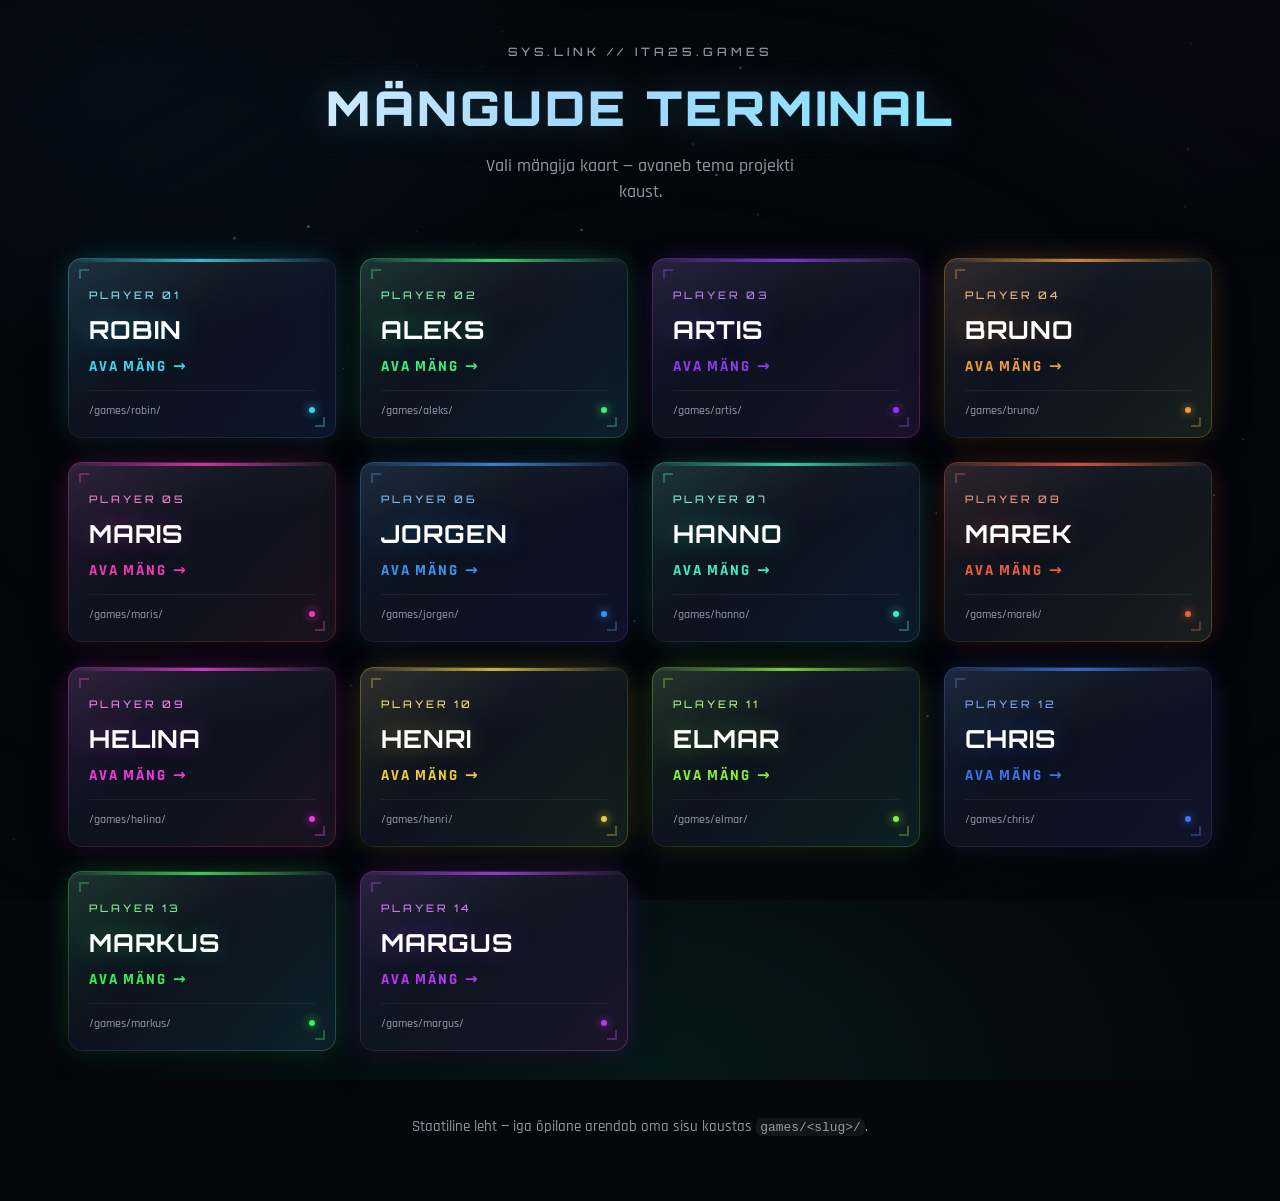
<file: index.html>
<!DOCTYPE html>
<html lang="et">
<head>
  <meta charset="UTF-8" />
  <meta name="viewport" content="width=device-width, initial-scale=1" />
  <meta name="description" content="Ühine mängude dashboard — vali mängija ja ava tema mäng." />
  <title>Mängude terminal — ITA25</title>
  <link rel="preconnect" href="https://fonts.googleapis.com" />
  <link rel="preconnect" href="https://fonts.gstatic.com" crossorigin />
  <link href="https://fonts.googleapis.com/css2?family=Orbitron:wght@500;700;900&family=Rajdhani:wght@400;600;700&display=swap" rel="stylesheet" />
  <link rel="stylesheet" href="assets/css/dashboard.css" />
</head>
<body>
  <canvas id="bg-canvas" aria-hidden="true"></canvas>
  <div class="vignette" aria-hidden="true"></div>
  <div class="grid-overlay" aria-hidden="true"></div>
  <div class="scanlines" aria-hidden="true"></div>

  <div class="shell">
    <header class="site-header">
      <p class="eyebrow">SYS.LINK // ITA25.GAMES</p>
      <h1 class="site-title">Mängude terminal</h1>
      <p class="lead">Vali mängija kaart — avaneb tema projekti kaust.</p>
    </header>

    <main class="site-main">
      <div id="card-grid" class="card-grid" role="list"></div>
    </main>

    <footer class="site-footer">
      <p>Staatiline leht — iga õpilane arendab oma sisu kaustas <code>games/&lt;slug&gt;/</code>.</p>
    </footer>
  </div>

  <script src="assets/js/players.js"></script>
  <script src="assets/js/dashboard.js" defer></script>
</body>
</html>
</file>
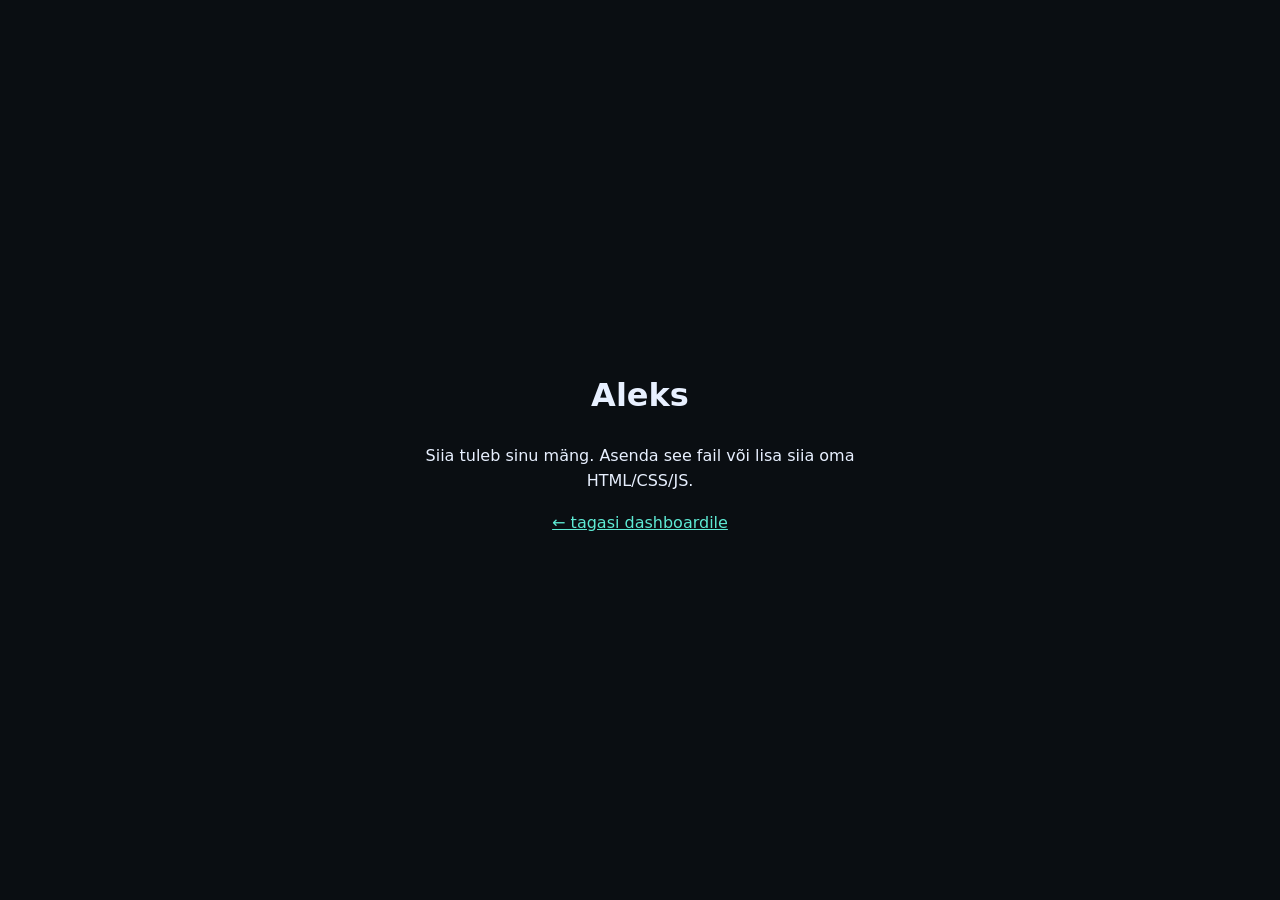
<file: games/aleks/index.html>
<!DOCTYPE html>
<html lang="et">
<head>
  <meta charset="UTF-8" />
  <meta name="viewport" content="width=device-width, initial-scale=1" />
  <title>Aleks — mäng</title>
  <style>
    * { box-sizing: border-box; }
    body { margin: 0; min-height: 100vh; font-family: system-ui, sans-serif; background: #0a0e12; color: #e8f0ff; display: grid; place-items: center; padding: 1.5rem; }
    a { color: #5eead4; }
    .box { text-align: center; max-width: 28rem; line-height: 1.6; }
  </style>
</head>
<body>
  <div class="box">
    <h1>Aleks</h1>
    <p>Siia tuleb sinu mäng. Asenda see fail või lisa siia oma HTML/CSS/JS.</p>
    <p><a href="../../index.html">← tagasi dashboardile</a></p>
  </div>
</body>
</html>
</file>
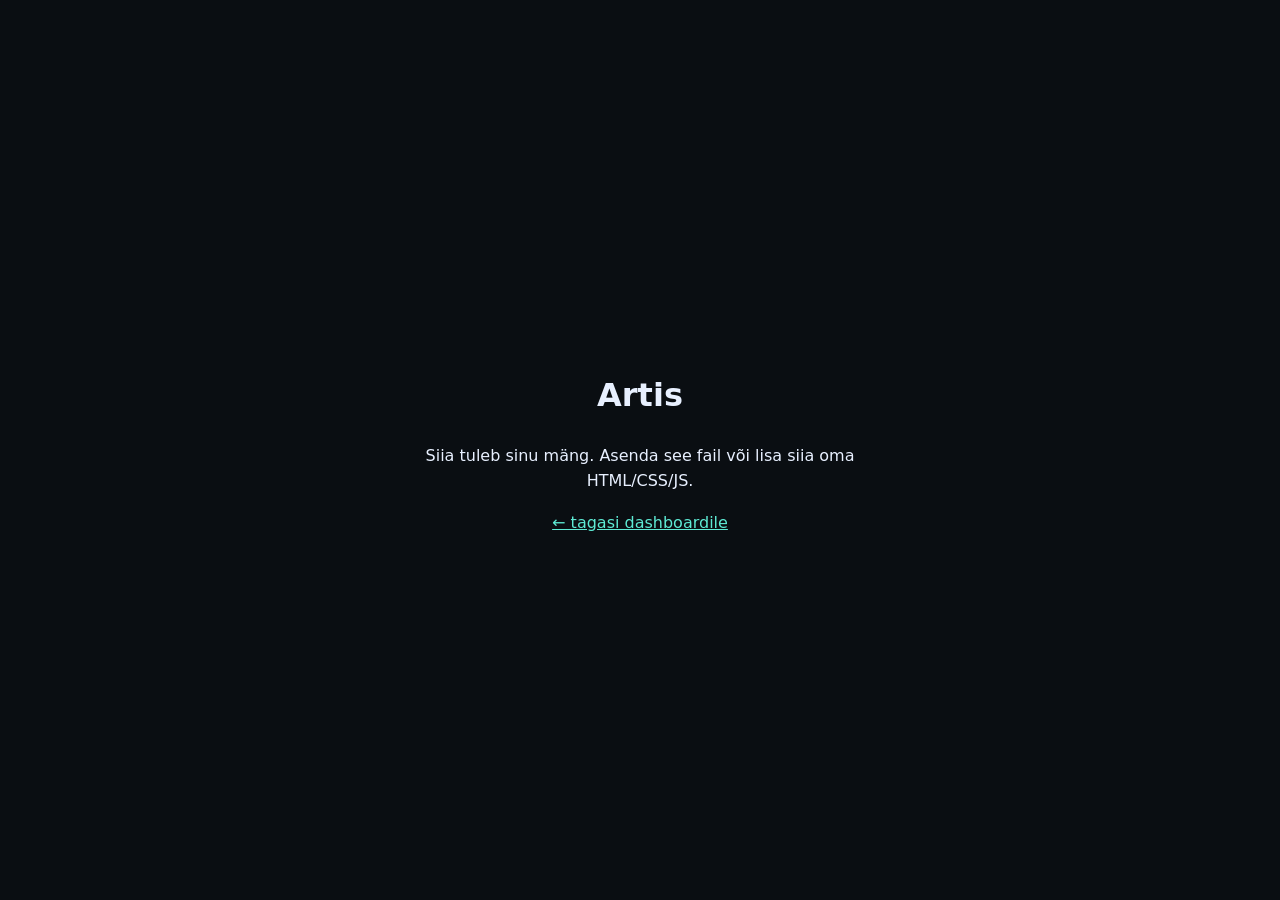
<file: games/artis/index.html>
<!DOCTYPE html>
<html lang="et">
<head>
  <meta charset="UTF-8" />
  <meta name="viewport" content="width=device-width, initial-scale=1" />
  <title>Artis — mäng</title>
  <style>
    * { box-sizing: border-box; }
    body { margin: 0; min-height: 100vh; font-family: system-ui, sans-serif; background: #0a0e12; color: #e8f0ff; display: grid; place-items: center; padding: 1.5rem; }
    a { color: #5eead4; }
    .box { text-align: center; max-width: 28rem; line-height: 1.6; }
  </style>
</head>
<body>
  <div class="box">
    <h1>Artis</h1>
    <p>Siia tuleb sinu mäng. Asenda see fail või lisa siia oma HTML/CSS/JS.</p>
    <p><a href="../../index.html">← tagasi dashboardile</a></p>
  </div>
</body>
</html>
</file>
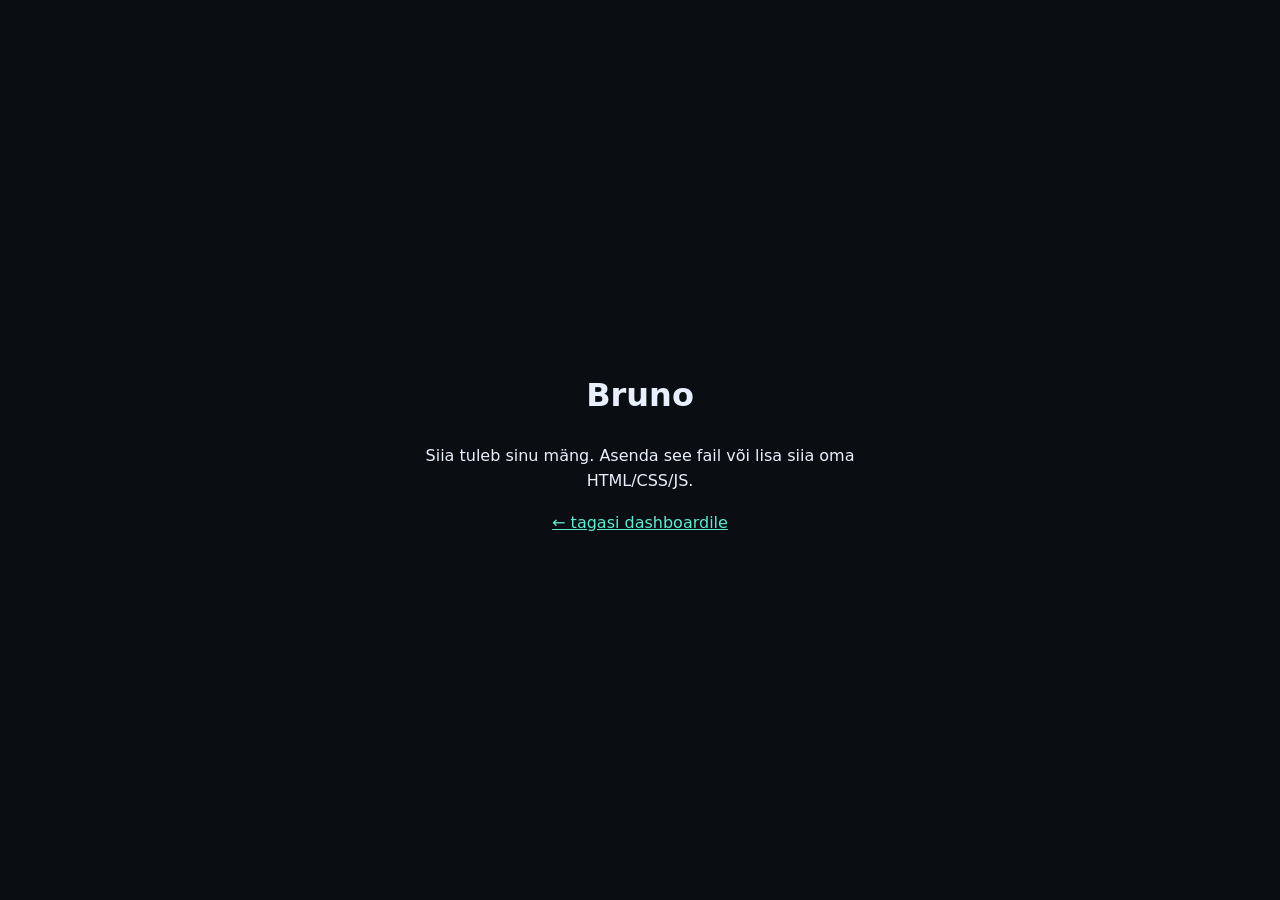
<file: games/bruno/index.html>
<!DOCTYPE html>
<html lang="et">
<head>
  <meta charset="UTF-8" />
  <meta name="viewport" content="width=device-width, initial-scale=1" />
  <title>Bruno — mäng</title>
  <style>
    * { box-sizing: border-box; }
    body { margin: 0; min-height: 100vh; font-family: system-ui, sans-serif; background: #0a0e12; color: #e8f0ff; display: grid; place-items: center; padding: 1.5rem; }
    a { color: #5eead4; }
    .box { text-align: center; max-width: 28rem; line-height: 1.6; }
  </style>
</head>
<body>
  <div class="box">
    <h1>Bruno</h1>
    <p>Siia tuleb sinu mäng. Asenda see fail või lisa siia oma HTML/CSS/JS.</p>
    <p><a href="../../index.html">← tagasi dashboardile</a></p>
  </div>
</body>
</html>
</file>
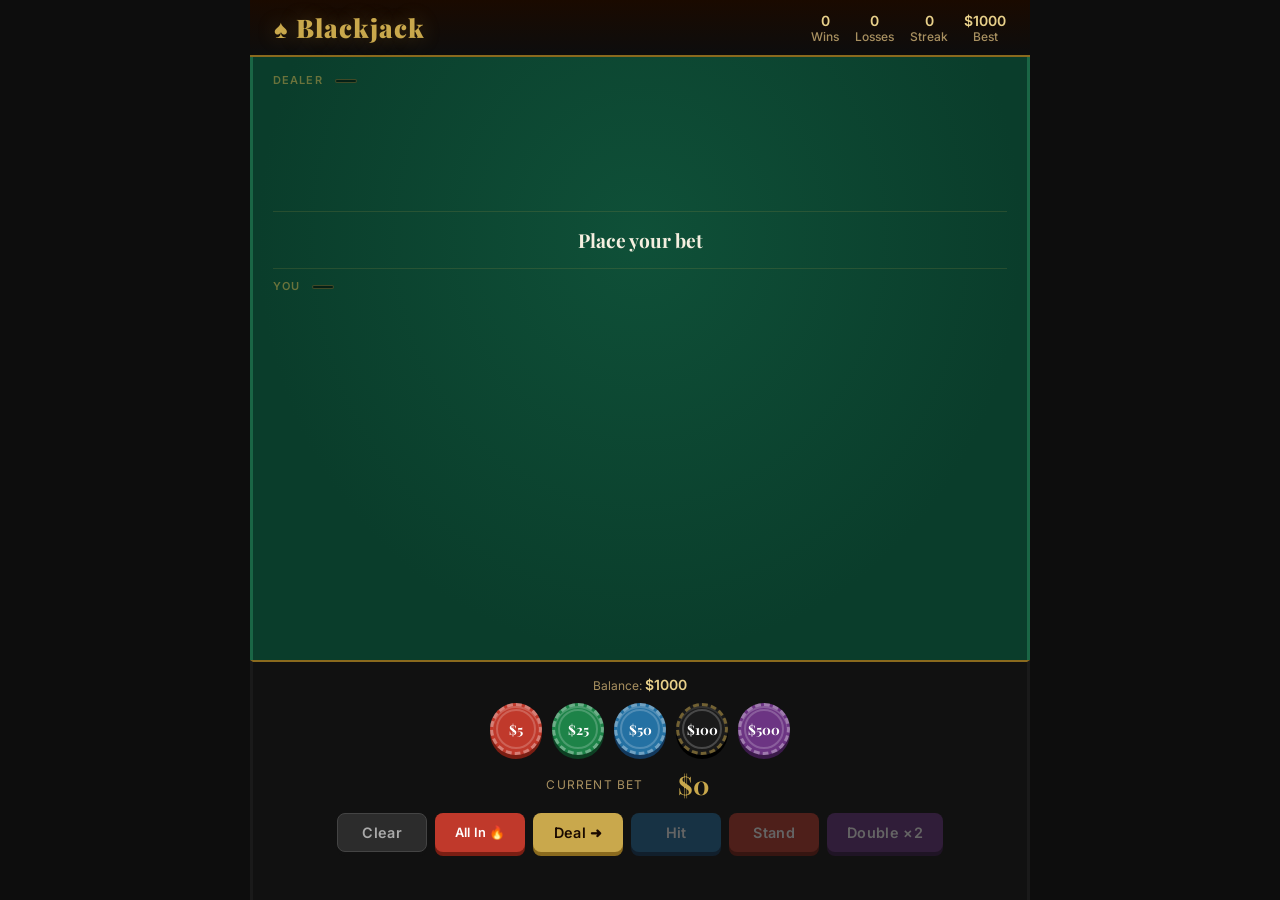
<file: games/chris/index.html>
<!DOCTYPE html>
<html lang="en">
<head>
  <meta charset="UTF-8">
  <meta name="viewport" content="width=device-width, initial-scale=1.0">
  <title>Blackjack</title>
  <link rel="preconnect" href="https://fonts.googleapis.com">
  <link href="https://fonts.googleapis.com/css2?family=Playfair+Display:wght@700;900&family=Inter:wght@400;500;600&display=swap" rel="stylesheet">
  <link rel="stylesheet" href="css/style.css">
</head>
<body>

  <div id="header">
    <div id="title">♠ Blackjack</div>
    <div id="stats-row">
      <div class="stat"><div class="stat-val" id="stat-wins">0</div>Wins</div>
      <div class="stat"><div class="stat-val" id="stat-losses">0</div>Losses</div>
      <div class="stat"><div class="stat-val" id="stat-streak">0</div>Streak</div>
      <div class="stat"><div class="stat-val" id="stat-best">$0</div>Best</div>
    </div>
  </div>

  <div id="table">
    <div class="zone">
      <div class="zone-label">Dealer <span class="score-pill" id="dscore"></span></div>
      <div class="hand" id="dcards"></div>
    </div>
    <hr class="divider">
    <div id="msg-wrap"><div id="msg">Place your bet</div></div>
    <hr class="divider">
    <div class="zone">
      <div class="zone-label">You <span class="score-pill" id="pscore"></span></div>
      <div class="hand" id="pcards"></div>
    </div>
  </div>

  <div id="bottom">
    <div id="broke-banner">💸 Broke! Here's $100 to keep grinding...</div>

    <div id="balance-display">Balance: <span id="balance-val">$1000</span></div>

    <div id="chip-row">
      <div class="chip c5"   onclick="addBet(5)">$5</div>
      <div class="chip c25"  onclick="addBet(25)">$25</div>
      <div class="chip c50"  onclick="addBet(50)">$50</div>
      <div class="chip c100" onclick="addBet(100)">$100</div>
      <div class="chip c500" onclick="addBet(500)">$500</div>
    </div>

    <div id="bet-display">
      <span id="bet-label">Current Bet</span>
      <span id="bet-val">$0</span>
    </div>

    <div id="btn-row">
      <button class="btn" id="btn-clear"  onclick="clearBet()">Clear</button>
      <button class="btn" id="btn-allin"  onclick="allIn()">All In 🔥</button>
      <button class="btn" id="btn-deal"   onclick="deal()">Deal ➜</button>
      <button class="btn" id="btn-hit"    onclick="hit()"        disabled>Hit</button>
      <button class="btn" id="btn-stand"  onclick="stand()"      disabled>Stand</button>
      <button class="btn" id="btn-double" onclick="doubleDown()" disabled>Double ×2</button>
    </div>

    <div id="history"></div>
  </div>

  <script src="js/game.js"></script>
</body>
</html>
</file>
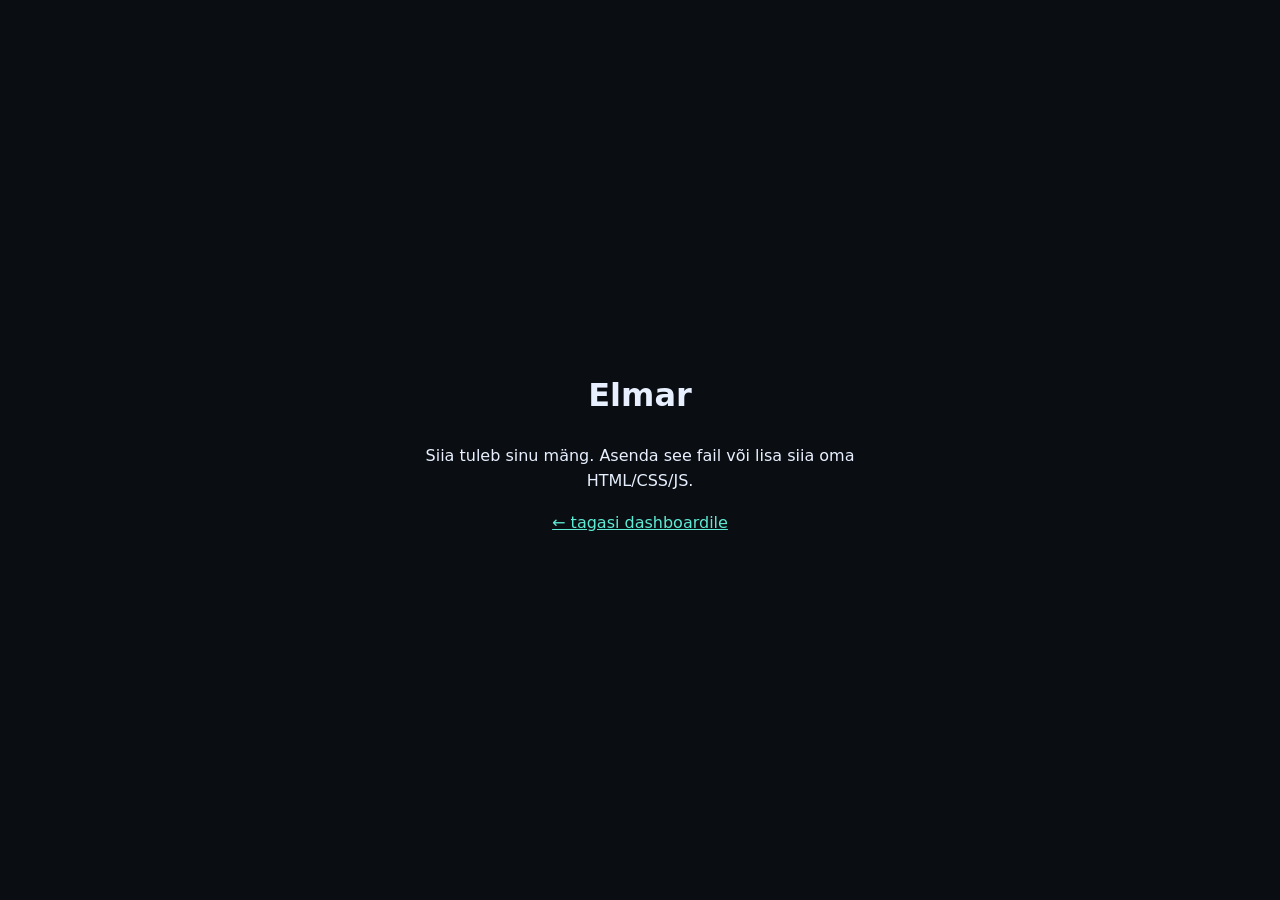
<file: games/elmar/index.html>
<!DOCTYPE html>
<html lang="et">
<head>
  <meta charset="UTF-8" />
  <meta name="viewport" content="width=device-width, initial-scale=1" />
  <title>Elmar — mäng</title>
  <style>
    * { box-sizing: border-box; }
    body { margin: 0; min-height: 100vh; font-family: system-ui, sans-serif; background: #0a0e12; color: #e8f0ff; display: grid; place-items: center; padding: 1.5rem; }
    a { color: #5eead4; }
    .box { text-align: center; max-width: 28rem; line-height: 1.6; }
  </style>
</head>
<body>
  <div class="box">
    <h1>Elmar</h1>
    <p>Siia tuleb sinu mäng. Asenda see fail või lisa siia oma HTML/CSS/JS.</p>
    <p><a href="../../index.html">← tagasi dashboardile</a></p>
  </div>
</body>
</html>
</file>
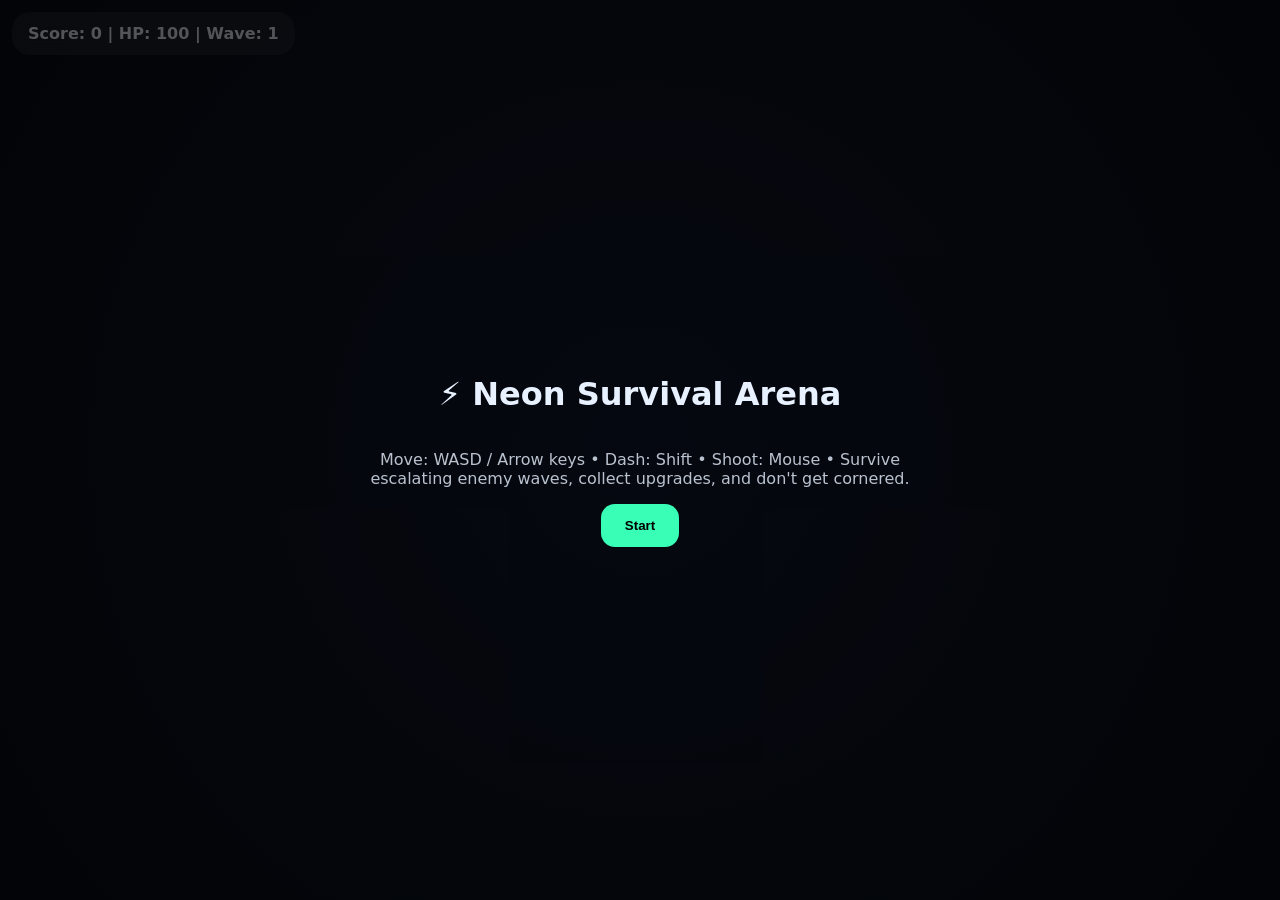
<file: games/hanno/index.html>
<!doctype html>
<html lang="en">
  <head>
    <meta charset="UTF-8" />
    <meta name="viewport" content="width=device-width, initial-scale=1.0" />
    <title>Neon Survival Arena</title>
    <style>
      :root {
        --bg: #070b14;
        --panel: rgba(255, 255, 255, 0.08);
        --text: #e8f1ff;
        --accent: #39ffb6;
        --danger: #ff4d6d;
      }
      * {
        box-sizing: border-box;
      }
      body {
        margin: 0;
        overflow: hidden;
        background: radial-gradient(circle at center, #10192f, var(--bg));
        color: var(--text);
        font-family: system-ui, sans-serif;
      }
      canvas {
        display: block;
      }
      #hud {
        position: fixed;
        inset: 12px auto auto 12px;
        padding: 12px 16px;
        border-radius: 18px;
        background: var(--panel);
        backdrop-filter: blur(10px);
        font-weight: 700;
      }
      #overlay {
        position: fixed;
        inset: 0;
        display: flex;
        flex-direction: column;
        justify-content: center;
        align-items: center;
        background: rgba(0, 0, 0, 0.65);
        text-align: center;
      }
      button {
        padding: 14px 24px;
        border: none;
        border-radius: 14px;
        background: var(--accent);
        font-weight: 800;
        cursor: pointer;
      }
      .small {
        opacity: 0.8;
        max-width: 600px;
      }
    </style>
  </head>
  <body>
    <div id="hud">
      Score: <span id="score">0</span> | HP: <span id="hp">100</span> | Wave:
      <span id="wave">1</span>
    </div>
    <div id="overlay">
      <h1>⚡ Neon Survival Arena</h1>
      <p class="small">
        Move: WASD / Arrow keys • Dash: Shift • Shoot: Mouse • Survive
        escalating enemy waves, collect upgrades, and don't get cornered.
      </p>
      <button onclick="startGame()">Start</button>
    </div>
    <canvas id="game"></canvas>
    <script>
      const c = document.getElementById("game");
      const x = c.getContext("2d");
      let w,
        h,
        running = false,
        mouse = { x: 0, y: 0, down: false };
      function resize() {
        w = c.width = innerWidth;
        h = c.height = innerHeight;
      }
      addEventListener("resize", resize);
      resize();

      const keys = {};
      addEventListener("keydown", (e) => (keys[e.key.toLowerCase()] = true));
      addEventListener("keyup", (e) => (keys[e.key.toLowerCase()] = false));
      addEventListener("mousemove", (e) => {
        mouse.x = e.clientX;
        mouse.y = e.clientY;
      });
      addEventListener("mousedown", () => (mouse.down = true));
      addEventListener("mouseup", () => (mouse.down = false));

      let player, bullets, enemies, particles, pickups, score, wave, spawnTimer;
      function reset() {
        player = {
          x: w / 2,
          y: h / 2,
          r: 18,
          speed: 4,
          hp: 100,
          dash: 0,
          fireCd: 0,
        };
        bullets = [];
        enemies = [];
        particles = [];
        pickups = [];
        score = 0;
        wave = 1;
        spawnTimer = 0;
      }
      function startGame() {
        document.getElementById("overlay").style.display = "none";
        running = true;
        reset();
        loop();
      }

      function spawnEnemy() {
        const side = Math.floor(Math.random() * 4);
        let ex, ey;
        if (side === 0) {
          ex = -30;
          ey = Math.random() * h;
        } else if (side === 1) {
          ex = w + 30;
          ey = Math.random() * h;
        } else if (side === 2) {
          ex = Math.random() * w;
          ey = -30;
        } else {
          ex = Math.random() * w;
          ey = h + 30;
        }
        const type = Math.random();
        enemies.push({
          x: ex,
          y: ey,
          r: 12 + Math.random() * 18,
          hp: type > 0.8 ? 5 : 2,
          speed: 1 + Math.random() * wave * 0.15,
          color: type > 0.8 ? "#ff4d6d" : "#ffd166",
        });
      }

      function shoot() {
        if (player.fireCd > 0) return;
        const a = Math.atan2(mouse.y - player.y, mouse.x - player.x);
        bullets.push({
          x: player.x,
          y: player.y,
          vx: Math.cos(a) * 9,
          vy: Math.sin(a) * 9,
          r: 5,
        });
        player.fireCd = 8;
      }

      function update() {
        let dx =
          (keys["d"] || keys["arrowright"] ? 1 : 0) -
          (keys["a"] || keys["arrowleft"] ? 1 : 0);
        let dy =
          (keys["s"] || keys["arrowdown"] ? 1 : 0) -
          (keys["w"] || keys["arrowup"] ? 1 : 0);
        const mag = Math.hypot(dx, dy) || 1;
        let sp = player.speed;
        if (keys["shift"] && player.dash <= 0) {
          sp = 10;
          player.dash = 60;
        }
        player.x = Math.max(
          player.r,
          Math.min(w - player.r, player.x + (dx / mag) * sp),
        );
        player.y = Math.max(
          player.r,
          Math.min(h - player.r, player.y + (dy / mag) * sp),
        );
        if (player.dash > 0) player.dash--;
        if (player.fireCd > 0) player.fireCd--;
        if (mouse.down) shoot();

        spawnTimer--;
        if (spawnTimer <= 0) {
          for (let i = 0; i < wave; i++) spawnEnemy();
          spawnTimer = Math.max(90 - wave * 3, 20);
        }
        if (score > wave * 25) wave++;

        bullets.forEach((b, i) => {
          b.x += b.vx;
          b.y += b.vy;
          if (b.x < 0 || b.x > w || b.y < 0 || b.y > h) bullets.splice(i, 1);
        });

        enemies.forEach((e, ei) => {
          const a = Math.atan2(player.y - e.y, player.x - e.x);
          e.x += Math.cos(a) * e.speed;
          e.y += Math.sin(a) * e.speed;
          if (Math.hypot(player.x - e.x, player.y - e.y) < player.r + e.r) {
            player.hp -= 0.25;
          }
          bullets.forEach((b, bi) => {
            if (Math.hypot(b.x - e.x, b.y - e.y) < e.r + b.r) {
              e.hp--;
              bullets.splice(bi, 1);
              for (let p = 0; p < 6; p++)
                particles.push({
                  x: e.x,
                  y: e.y,
                  vx: (Math.random() - 0.5) * 4,
                  vy: (Math.random() - 0.5) * 4,
                  l: 30,
                });
              if (e.hp <= 0) {
                enemies.splice(ei, 1);
                score++;
                if (Math.random() < 0.08)
                  pickups.push({ x: e.x, y: e.y, r: 10 });
              }
            }
          });
        });

        pickups.forEach((p, i) => {
          if (Math.hypot(player.x - p.x, player.y - p.y) < player.r + p.r) {
            player.hp = Math.min(100, player.hp + 15);
            score += 3;
            pickups.splice(i, 1);
          }
        });
        particles.forEach((p, i) => {
          p.x += p.vx;
          p.y += p.vy;
          p.l--;
          if (p.l <= 0) particles.splice(i, 1);
        });

        scoreEl.textContent = score;
        hpEl.textContent = Math.floor(player.hp);
        waveEl.textContent = wave;
        if (player.hp <= 0) {
          running = false;
          overlay.innerHTML = `<h1>Game Over</h1><p>Score: ${score}</p><button onclick='startGame()'>Retry</button>`;
          overlay.style.display = "flex";
        }
      }

      function drawGrid() {
        x.strokeStyle = "rgba(255,255,255,.04)";
        for (let i = 0; i < w; i += 40) {
          x.beginPath();
          x.moveTo(i, 0);
          x.lineTo(i, h);
          x.stroke();
        }
        for (let i = 0; i < h; i += 40) {
          x.beginPath();
          x.moveTo(0, i);
          x.lineTo(w, i);
          x.stroke();
        }
      }

      function draw() {
        x.clearRect(0, 0, w, h);
        drawGrid();
        x.fillStyle = "#39ffb6";
        x.beginPath();
        x.arc(player.x, player.y, player.r, 0, Math.PI * 2);
        x.fill();
        bullets.forEach((b) => {
          x.fillStyle = "#fff";
          x.beginPath();
          x.arc(b.x, b.y, b.r, 0, Math.PI * 2);
          x.fill();
        });
        enemies.forEach((e) => {
          x.fillStyle = e.color;
          x.beginPath();
          x.arc(e.x, e.y, e.r, 0, Math.PI * 2);
          x.fill();
        });
        pickups.forEach((p) => {
          x.fillStyle = "#7afcff";
          x.beginPath();
          x.arc(p.x, p.y, p.r, 0, Math.PI * 2);
          x.fill();
        });
        particles.forEach((p) => {
          x.fillStyle = "rgba(255,255,255," + p.l / 30 + ")";
          x.fillRect(p.x, p.y, 3, 3);
        });
      }

      const scoreEl = document.getElementById("score"),
        hpEl = document.getElementById("hp"),
        waveEl = document.getElementById("wave"),
        overlay = document.getElementById("overlay");
      function loop() {
        if (!running) return;
        update();
        draw();
        requestAnimationFrame(loop);
      }
    </script>
  </body>
</html>
</file>
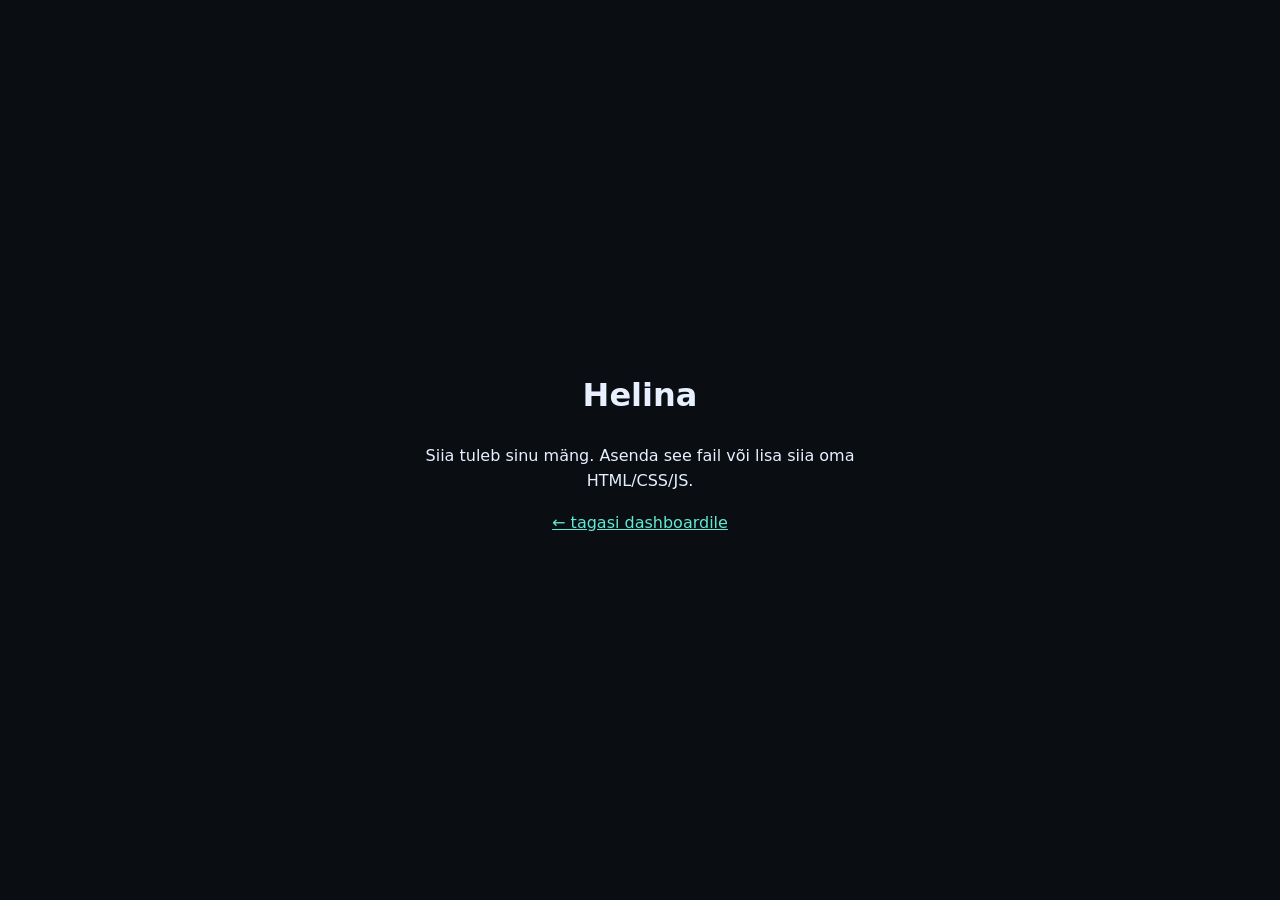
<file: games/helina/index.html>
<!DOCTYPE html>
<html lang="et">
<head>
  <meta charset="UTF-8" />
  <meta name="viewport" content="width=device-width, initial-scale=1" />
  <title>Helina — mäng</title>
  <style>
    * { box-sizing: border-box; }
    body { margin: 0; min-height: 100vh; font-family: system-ui, sans-serif; background: #0a0e12; color: #e8f0ff; display: grid; place-items: center; padding: 1.5rem; }
    a { color: #5eead4; }
    .box { text-align: center; max-width: 28rem; line-height: 1.6; }
  </style>
</head>
<body>
  <div class="box">
    <h1>Helina</h1>
    <p>Siia tuleb sinu mäng. Asenda see fail või lisa siia oma HTML/CSS/JS.</p>
    <p><a href="../../index.html">← tagasi dashboardile</a></p>
  </div>
</body>
</html>
</file>
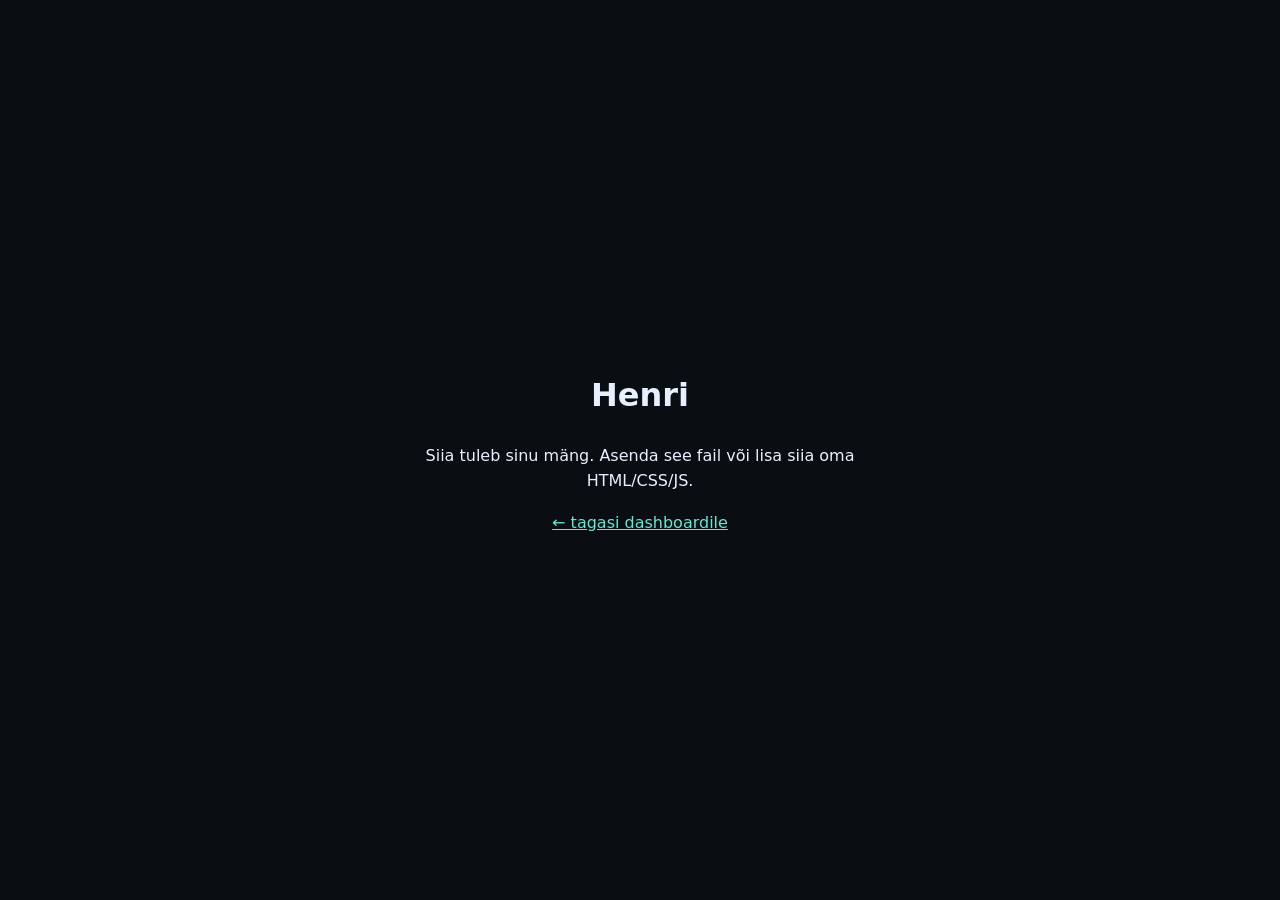
<file: games/henri/index.html>
<!DOCTYPE html>
<html lang="et">
<head>
  <meta charset="UTF-8" />
  <meta name="viewport" content="width=device-width, initial-scale=1" />
  <title>Henri — mäng</title>
  <style>
    * { box-sizing: border-box; }
    body { margin: 0; min-height: 100vh; font-family: system-ui, sans-serif; background: #0a0e12; color: #e8f0ff; display: grid; place-items: center; padding: 1.5rem; }
    a { color: #5eead4; }
    .box { text-align: center; max-width: 28rem; line-height: 1.6; }
  </style>
</head>
<body>
  <div class="box">
    <h1>Henri</h1>
    <p>Siia tuleb sinu mäng. Asenda see fail või lisa siia oma HTML/CSS/JS.</p>
    <p><a href="../../index.html">← tagasi dashboardile</a></p>
  </div>
</body>
</html>
</file>
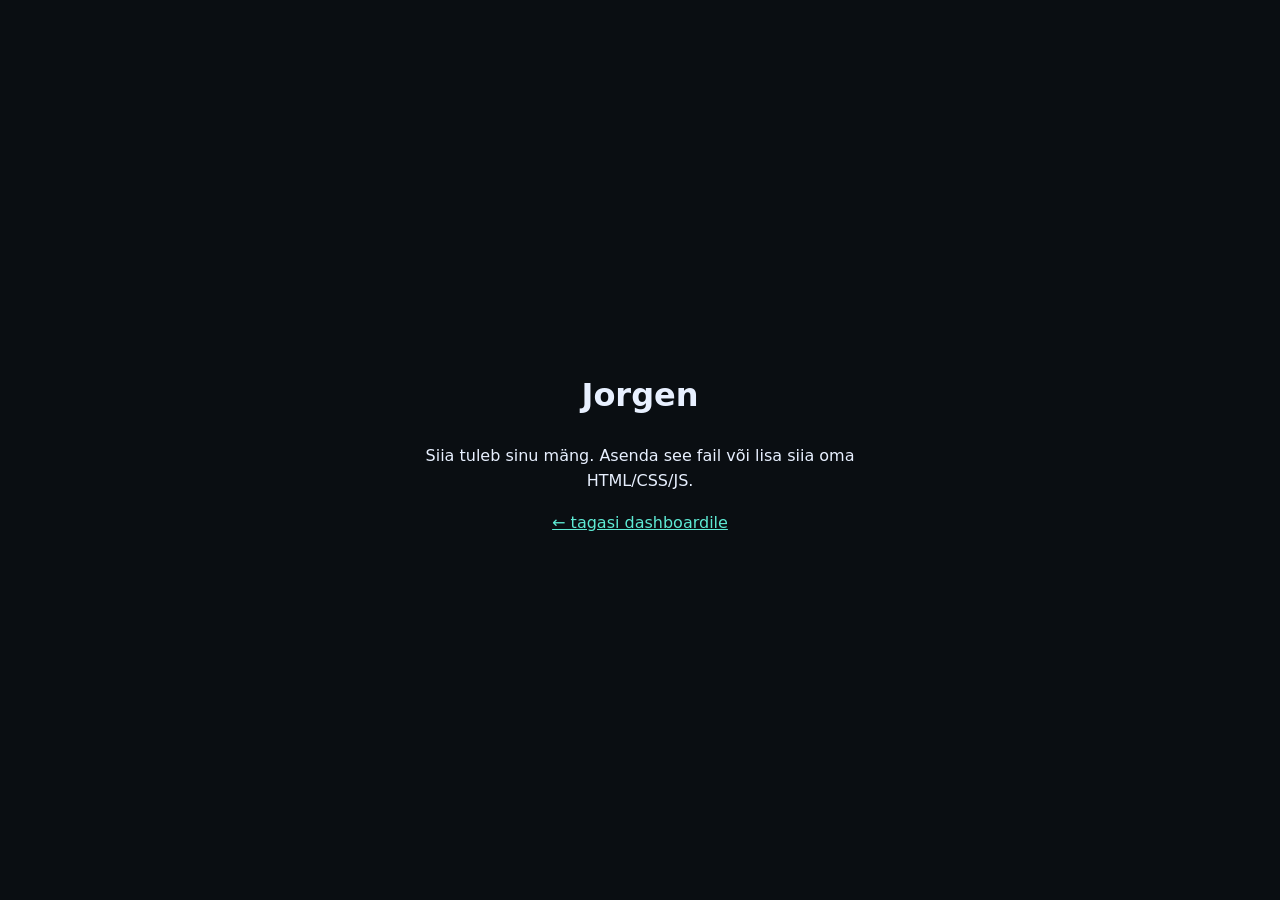
<file: games/jorgen/index.html>
<!DOCTYPE html>
<html lang="et">
<head>
  <meta charset="UTF-8" />
  <meta name="viewport" content="width=device-width, initial-scale=1" />
  <title>Jorgen — mäng</title>
  <style>
    * { box-sizing: border-box; }
    body { margin: 0; min-height: 100vh; font-family: system-ui, sans-serif; background: #0a0e12; color: #e8f0ff; display: grid; place-items: center; padding: 1.5rem; }
    a { color: #5eead4; }
    .box { text-align: center; max-width: 28rem; line-height: 1.6; }
  </style>
</head>
<body>
  <div class="box">
    <h1>Jorgen</h1>
    <p>Siia tuleb sinu mäng. Asenda see fail või lisa siia oma HTML/CSS/JS.</p>
    <p><a href="../../index.html">← tagasi dashboardile</a></p>
  </div>
</body>
</html>
</file>
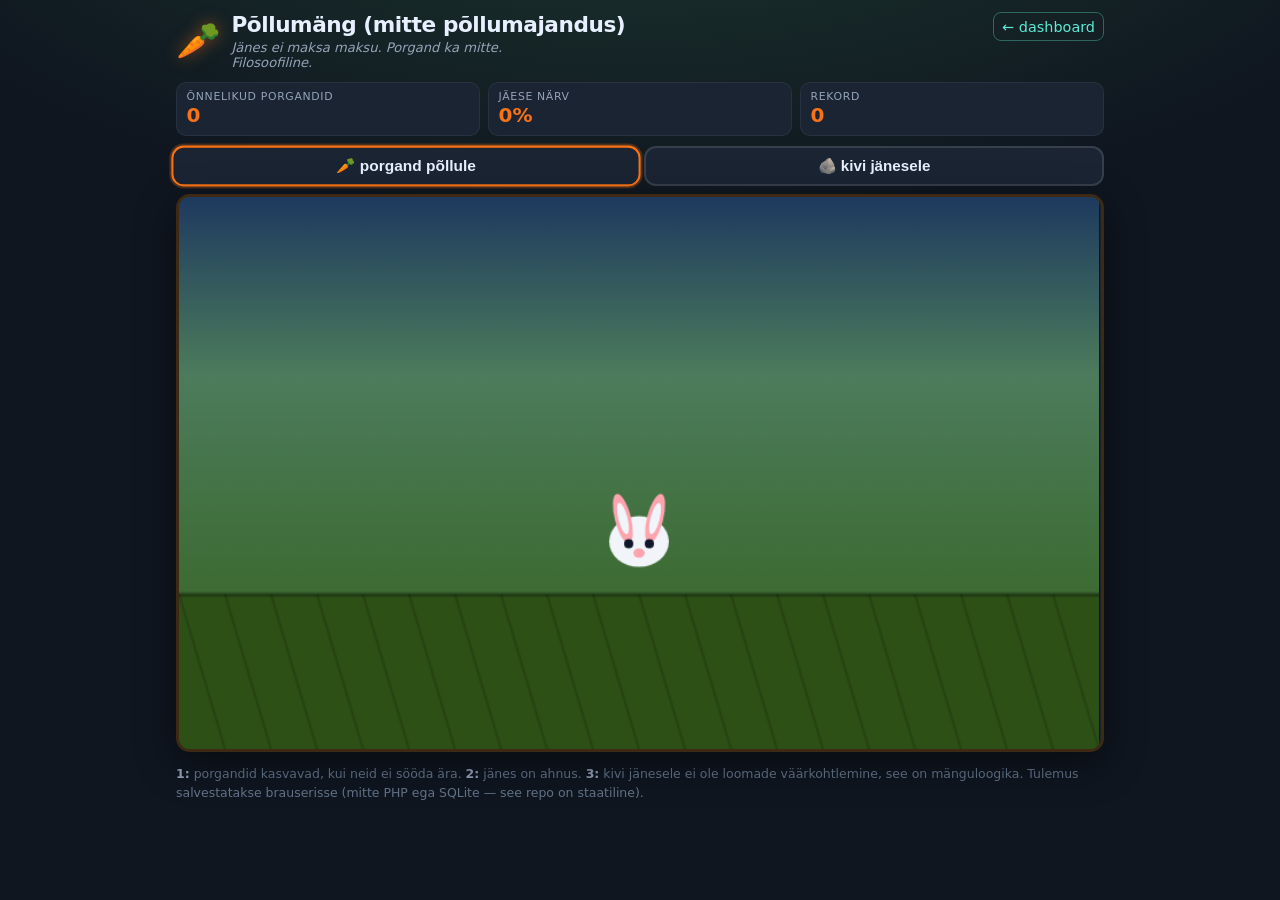
<file: games/margus/index.html>
<!DOCTYPE html>
<html lang="et">
<head>
  <meta charset="UTF-8" />
  <meta name="viewport" content="width=device-width, initial-scale=1, user-scalable=no" />
  <title>Margus — porgandid vs jänes</title>
  <link rel="stylesheet" href="css/style.css" />
</head>
<body>
  <div class="page">
    <header class="top">
      <div class="branding">
        <span class="logo">🥕</span>
        <div>
          <h1>Põllumäng (mitte põllumajandus)</h1>
          <p class="tagline" id="tagline">Laadimine…</p>
        </div>
      </div>
      <a class="back" href="../../index.html">← dashboard</a>
    </header>

    <div class="hud">
      <div class="stat">
        <span class="label">Õnnelikud porgandid</span>
        <strong id="score">0</strong>
      </div>
      <div class="stat">
        <span class="label">Jäese närv</span>
        <strong id="rabbitRage">0%</strong>
      </div>
      <div class="stat">
        <span class="label">Rekord</span>
        <strong id="best">0</strong>
      </div>
    </div>

    <div class="tools" role="toolbar" aria-label="Tööriistad">
      <button type="button" class="tool tool--active" id="btnPlant" data-mode="plant" title="Kliki põllule">
        🥕 porgand põllule
      </button>
      <button type="button" class="tool" id="btnRock" data-mode="rock" title="Kliki suunas kuhu kivi lendab">
        🪨 kivi jänesele
      </button>
    </div>

    <div class="canvas-wrap">
      <canvas id="game" aria-label="Mänguväli"></canvas>
      <div class="overlay hidden" id="gameOver">
        <h2 id="goTitle">Mäng läbi</h2>
        <p id="goText"></p>
        <button type="button" class="bigbtn" id="btnRestart">Uuesti (jah palun)</button>
      </div>
    </div>

    <p class="hint">
      <strong>1:</strong> porgandid kasvavad, kui neid ei sööda ära.
      <strong>2:</strong> jänes on ahnus. <strong>3:</strong> kivi jänesele ei ole loomade väärkohtlemine, see on mänguloogika.
      Tulemus salvestatakse brauserisse (mitte PHP ega SQLite — see repo on staatiline).
    </p>
  </div>
  <script src="js/main.js"></script>
</body>
</html>
</file>
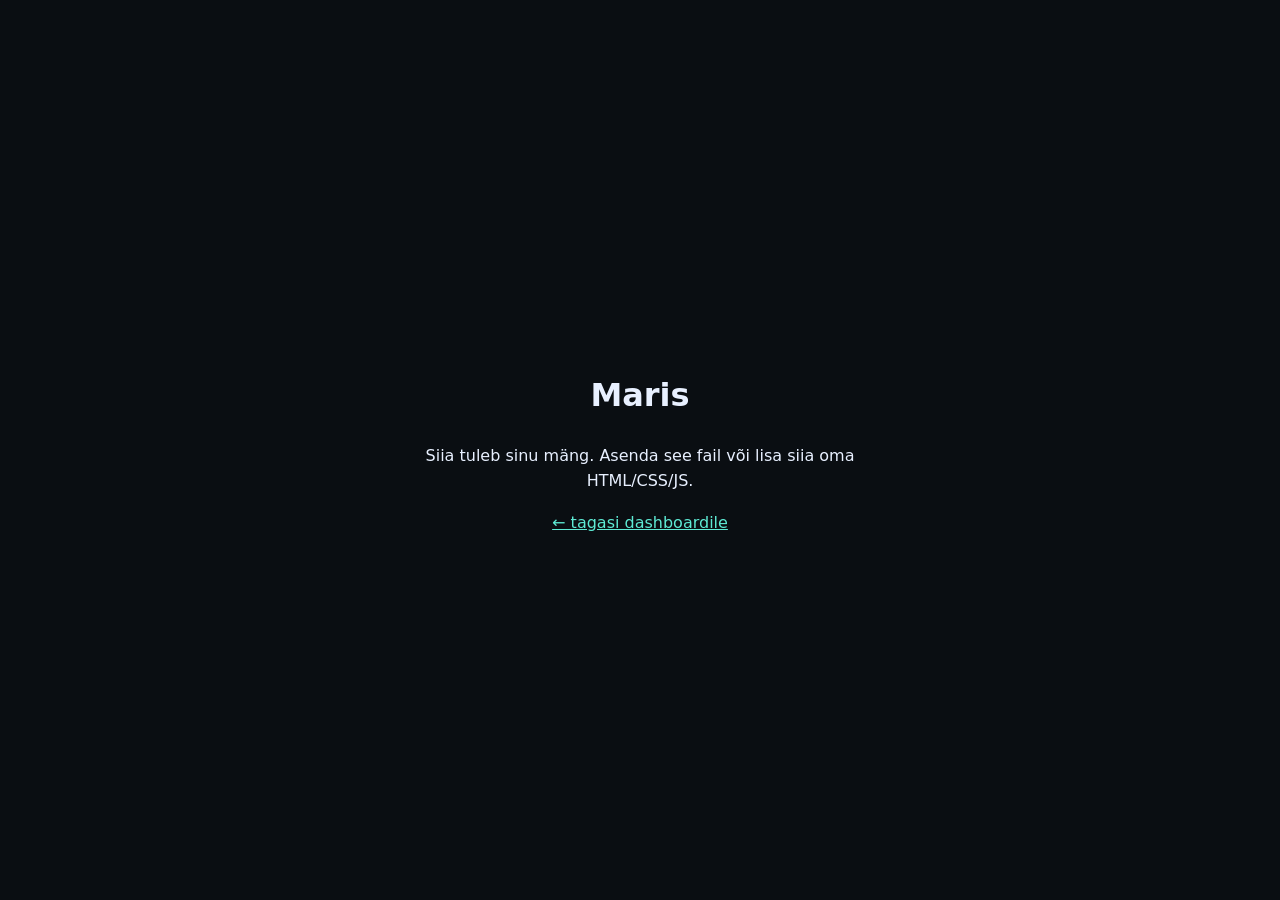
<file: games/maris/index.html>
<!DOCTYPE html>
<html lang="et">
<head>
  <meta charset="UTF-8" />
  <meta name="viewport" content="width=device-width, initial-scale=1" />
  <title>Maris — mäng</title>
  <style>
    * { box-sizing: border-box; }
    body { margin: 0; min-height: 100vh; font-family: system-ui, sans-serif; background: #0a0e12; color: #e8f0ff; display: grid; place-items: center; padding: 1.5rem; }
    a { color: #5eead4; }
    .box { text-align: center; max-width: 28rem; line-height: 1.6; }
  </style>
</head>
<body>
  <div class="box">
    <h1>Maris</h1>
    <p>Siia tuleb sinu mäng. Asenda see fail või lisa siia oma HTML/CSS/JS.</p>
    <p><a href="../../index.html">← tagasi dashboardile</a></p>
  </div>
</body>
</html>
</file>
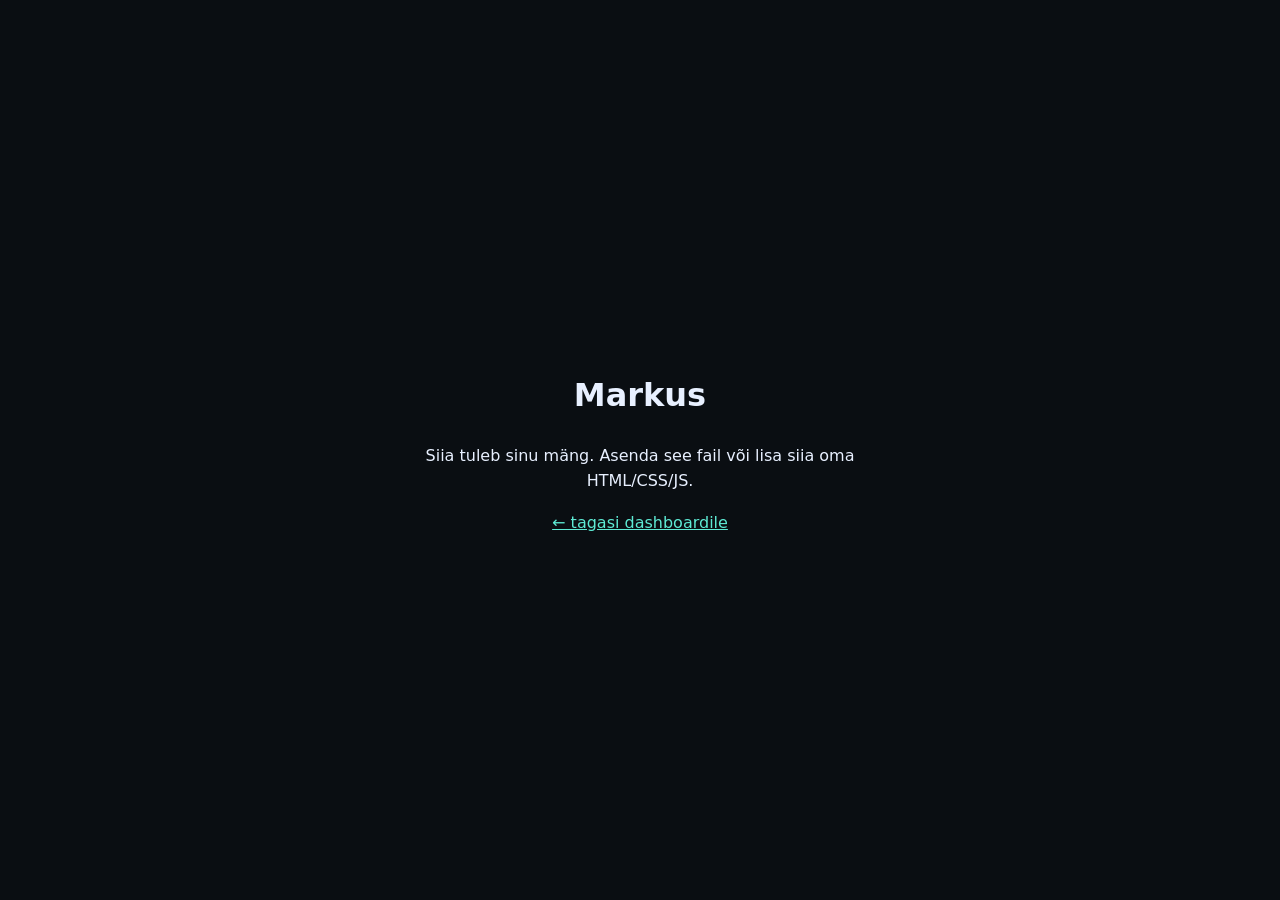
<file: games/markus/index.html>
<!DOCTYPE html>
<html lang="et">
<head>
  <meta charset="UTF-8" />
  <meta name="viewport" content="width=device-width, initial-scale=1" />
  <title>Markus — mäng</title>
  <style>
    * { box-sizing: border-box; }
    body { margin: 0; min-height: 100vh; font-family: system-ui, sans-serif; background: #0a0e12; color: #e8f0ff; display: grid; place-items: center; padding: 1.5rem; }
    a { color: #5eead4; }
    .box { text-align: center; max-width: 28rem; line-height: 1.6; }
  </style>
</head>
<body>
  <div class="box">
    <h1>Markus</h1>
    <p>Siia tuleb sinu mäng. Asenda see fail või lisa siia oma HTML/CSS/JS.</p>
    <p><a href="../../index.html">← tagasi dashboardile</a></p>
  </div>
</body>
</html>
</file>
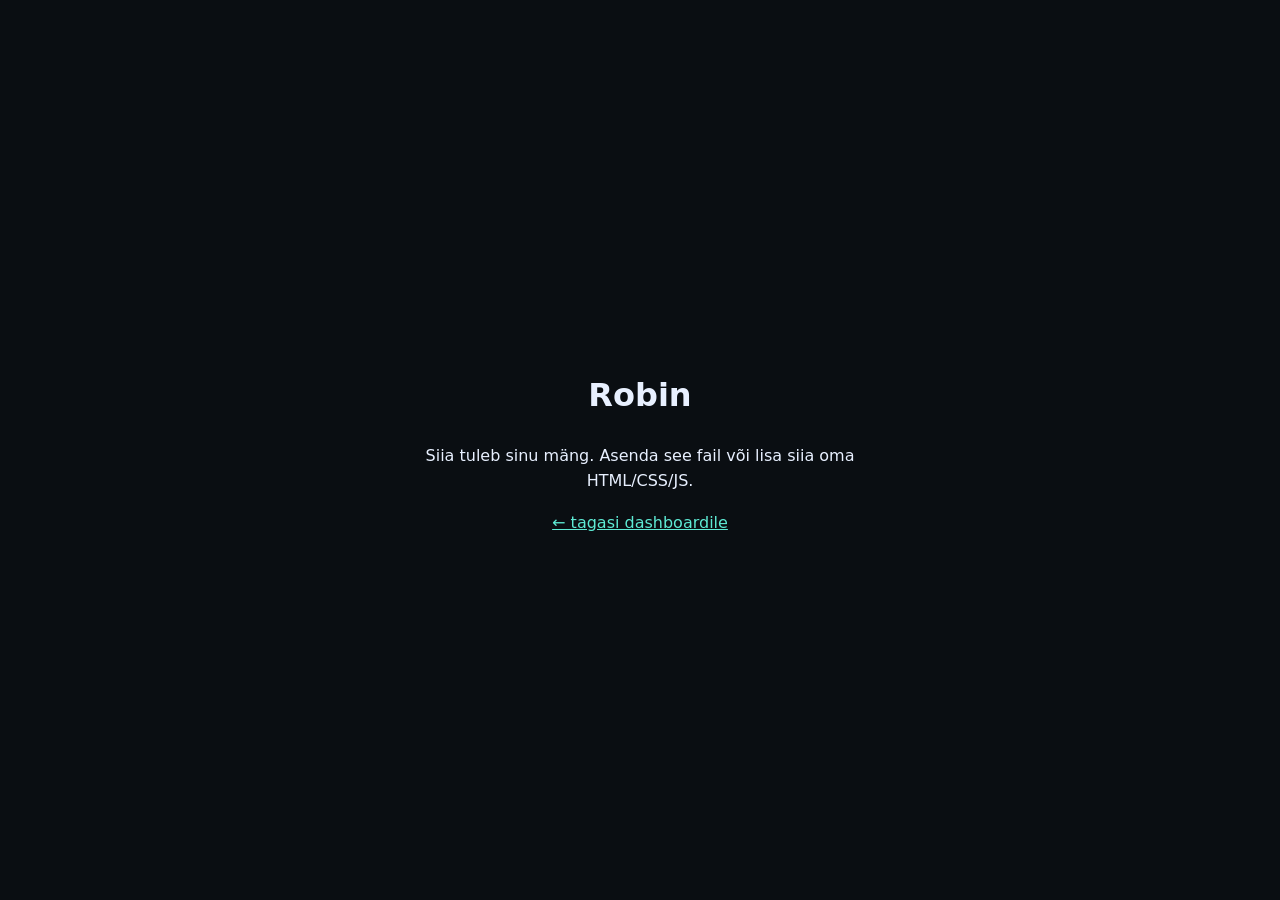
<file: games/robin/index.html>
<!DOCTYPE html>
<html lang="et">
<head>
  <meta charset="UTF-8" />
  <meta name="viewport" content="width=device-width, initial-scale=1" />
  <title>Robin — mäng</title>
  <style>
    * { box-sizing: border-box; }
    body { margin: 0; min-height: 100vh; font-family: system-ui, sans-serif; background: #0a0e12; color: #e8f0ff; display: grid; place-items: center; padding: 1.5rem; }
    a { color: #5eead4; }
    .box { text-align: center; max-width: 28rem; line-height: 1.6; }
  </style>
</head>
<body>
  <div class="box">
    <h1>Robin</h1>
    <p>Siia tuleb sinu mäng. Asenda see fail või lisa siia oma HTML/CSS/JS.</p>
    <p><a href="../../index.html">← tagasi dashboardile</a></p>
  </div>
</body>
</html>
</file>
<file: assets/css/dashboard.css>
/* --- põhimuutujad --- */
:root {
  --bg-deep: #05070d;
  --bg-mid: #0c1220;
  --text: #e6eeff;
  --text-muted: rgba(230, 238, 255, 0.62);
  --card-bg: rgba(12, 18, 32, 0.72);
  --card-border: rgba(255, 255, 255, 0.08);
  --glow-soft: rgba(120, 200, 255, 0.15);
  --font-display: "Orbitron", system-ui, sans-serif;
  --font-body: "Rajdhani", system-ui, sans-serif;
  --radius-card: 14px;
  --tilt-max: 11deg;
}

*,
*::before,
*::after {
  box-sizing: border-box;
}

html {
  scroll-behavior: smooth;
}

body {
  margin: 0;
  min-height: 100vh;
  font-family: var(--font-body);
  font-size: 1.125rem;
  font-weight: 500;
  color: var(--text);
  background: var(--bg-deep);
  line-height: 1.45;
  overflow-x: hidden;
}

/* taustikiht */
#bg-canvas {
  position: fixed;
  inset: 0;
  width: 100%;
  height: 100%;
  z-index: 0;
  pointer-events: none;
}

.vignette {
  position: fixed;
  inset: 0;
  z-index: 1;
  pointer-events: none;
  background: radial-gradient(ellipse 85% 70% at 50% 45%, transparent 0%, rgba(5, 7, 13, 0.5) 55%, rgba(5, 7, 13, 0.92) 100%);
}

.grid-overlay {
  position: fixed;
  inset: 0;
  z-index: 2;
  pointer-events: none;
  opacity: 0.22;
  background-image:
    linear-gradient(rgba(255, 255, 255, 0.03) 1px, transparent 1px),
    linear-gradient(90deg, rgba(255, 255, 255, 0.03) 1px, transparent 1px);
  background-size: 48px 48px;
  mask-image: radial-gradient(ellipse 90% 80% at 50% 40%, black 20%, transparent 75%);
}

.scanlines {
  position: fixed;
  inset: 0;
  z-index: 3;
  pointer-events: none;
  opacity: 0.06;
  background: repeating-linear-gradient(
    0deg,
    transparent,
    transparent 2px,
    rgba(0, 0, 0, 0.35) 2px,
    rgba(0, 0, 0, 0.35) 4px
  );
}

.shell {
  position: relative;
  z-index: 4;
  max-width: 1200px;
  margin: 0 auto;
  padding: clamp(1.25rem, 4vw, 2.75rem) clamp(1rem, 3vw, 1.75rem) 3rem;
}

.site-header {
  text-align: center;
  margin-bottom: clamp(2rem, 5vw, 3.25rem);
  animation: header-in 0.55s cubic-bezier(0.22, 1, 0.36, 1) both;
}

@keyframes header-in {
  from {
    opacity: 0;
    transform: translateY(20px);
    filter: blur(5px);
  }
  to {
    opacity: 1;
    transform: translateY(0);
    filter: none;
  }
}

.eyebrow {
  font-family: var(--font-display);
  font-size: 0.72rem;
  letter-spacing: 0.35em;
  text-transform: uppercase;
  color: var(--text-muted);
  margin: 0 0 0.75rem;
}

.site-title {
  font-family: var(--font-display);
  font-weight: 900;
  font-size: clamp(1.85rem, 5vw, 3rem);
  letter-spacing: 0.06em;
  text-transform: uppercase;
  margin: 0 0 0.65rem;
  background: linear-gradient(120deg, #fff 0%, #a8d8ff 45%, #7cf0ff 100%);
  -webkit-background-clip: text;
  background-clip: text;
  color: transparent;
  text-shadow: 0 0 40px rgba(124, 240, 255, 0.25);
}

.lead {
  margin: 0 auto;
  max-width: 36ch;
  color: var(--text-muted);
  font-size: 1.15rem;
}

/* kaartide ruudustik */
.card-grid {
  display: grid;
  grid-template-columns: repeat(auto-fill, minmax(min(100%, 260px), 1fr));
  gap: clamp(1rem, 2.5vw, 1.5rem);
  list-style: none;
  padding: 0;
  margin: 0;
}

.player-card {
  --accent-hue: 195;
  --accent: hsl(var(--accent-hue), 85%, 58%);
  --accent-dim: hsla(var(--accent-hue), 85%, 58%, 0.35);
  --rx: 0deg;
  --ry: 0deg;
  position: relative;
  display: block;
  text-decoration: none;
  color: inherit;
  border-radius: var(--radius-card);
  padding: 1px;
  background: linear-gradient(
    135deg,
    hsla(var(--accent-hue), 70%, 55%, 0.45),
    rgba(255, 255, 255, 0.06) 40%,
    hsla(calc(var(--accent-hue) + 40), 60%, 45%, 0.35)
  );
  box-shadow:
    0 0 0 1px rgba(255, 255, 255, 0.06) inset,
    0 18px 50px -20px rgba(0, 0, 0, 0.75),
    0 0 32px -8px var(--accent-dim);
  transform: perspective(920px) rotateX(var(--rx)) rotateY(var(--ry)) scale(1);
  transform-style: preserve-3d;
  transition:
    transform 0.22s cubic-bezier(0.22, 1, 0.36, 1),
    box-shadow 0.22s ease;
  outline: none;
  animation: card-enter 0.42s cubic-bezier(0.22, 1, 0.36, 1) backwards;
  animation-delay: calc(var(--stagger, 0) * 28ms);
}

@keyframes card-enter {
  from {
    opacity: 0;
    transform: perspective(920px) rotateX(8deg) translateY(28px) scale(0.94);
  }
  to {
    opacity: 1;
  }
}

.player-card:hover,
.player-card:focus-visible {
  --glow: hsla(var(--accent-hue), 100%, 60%, 0.55);
  box-shadow:
    0 0 0 1px hsla(var(--accent-hue), 80%, 70%, 0.35) inset,
    0 22px 56px -18px rgba(0, 0, 0, 0.8),
    0 0 48px -6px var(--glow);
  transform: perspective(920px) rotateX(var(--rx)) rotateY(var(--ry)) scale(1.03);
}

.player-card:focus-visible {
  outline: 2px solid var(--accent);
  outline-offset: 4px;
}

.card-glare {
  position: absolute;
  inset: 0;
  border-radius: inherit;
  background: linear-gradient(
    125deg,
    transparent 0%,
    hsla(var(--accent-hue), 100%, 96%, 0.07) 42%,
    transparent 55%
  );
  opacity: 0;
  transition: opacity 0.22s ease;
  pointer-events: none;
  z-index: 2;
}

.player-card:hover .card-glare,
.player-card:focus-visible .card-glare {
  opacity: 1;
}

.card-frame {
  position: relative;
  border-radius: calc(var(--radius-card) - 1px);
  padding: 1.35rem 1.25rem 1.15rem;
  min-height: 168px;
  display: flex;
  flex-direction: column;
  justify-content: space-between;
  background:
    linear-gradient(165deg, rgba(255, 255, 255, 0.06) 0%, transparent 42%),
    var(--card-bg);
  backdrop-filter: blur(12px);
  -webkit-backdrop-filter: blur(12px);
  overflow: hidden;
}

.card-frame::before {
  content: "";
  position: absolute;
  top: 0;
  left: 0;
  right: 0;
  height: 3px;
  background: linear-gradient(
    90deg,
    transparent,
    var(--accent),
    transparent
  );
  opacity: 0.85;
}

.corner-deco {
  position: absolute;
  width: 10px;
  height: 10px;
  border-color: hsla(var(--accent-hue), 70%, 60%, 0.5);
  border-style: solid;
  opacity: 0.7;
  pointer-events: none;
}

.corner-deco.tl {
  top: 10px;
  left: 10px;
  border-width: 2px 0 0 2px;
}

.corner-deco.br {
  bottom: 10px;
  right: 10px;
  border-width: 0 2px 2px 0;
}

.card-tag {
  font-family: var(--font-display);
  font-size: 0.65rem;
  letter-spacing: 0.28em;
  color: hsla(var(--accent-hue), 80%, 72%, 0.95);
  text-transform: uppercase;
}

.card-name {
  font-family: var(--font-display);
  font-weight: 700;
  font-size: 1.55rem;
  letter-spacing: 0.04em;
  text-transform: uppercase;
  margin: 0.35rem 0 0.5rem;
  color: #fff;
  text-shadow: 0 0 24px hsla(var(--accent-hue), 100%, 60%, 0.35);
}

.card-cta {
  display: flex;
  align-items: center;
  gap: 0.4rem;
  font-size: 0.95rem;
  font-weight: 700;
  letter-spacing: 0.12em;
  text-transform: uppercase;
  color: var(--accent);
}

.card-cta span {
  transition: transform 0.25s ease;
}

.player-card:hover .card-cta span,
.player-card:focus-visible .card-cta span {
  transform: translateX(4px);
}

/* alumine riba — “data” efekt */
.card-meta-bar {
  display: flex;
  justify-content: space-between;
  align-items: center;
  margin-top: 0.75rem;
  padding-top: 0.65rem;
  border-top: 1px solid rgba(255, 255, 255, 0.06);
  font-size: 0.75rem;
  color: var(--text-muted);
  font-variant-numeric: tabular-nums;
}

.pulse-dot {
  width: 6px;
  height: 6px;
  border-radius: 50%;
  background: var(--accent);
  box-shadow: 0 0 10px var(--accent);
  animation: pulse-dot 1.8s ease-in-out infinite;
}

@keyframes pulse-dot {
  0%,
  100% {
    opacity: 1;
    transform: scale(1);
  }
  50% {
    opacity: 0.45;
    transform: scale(0.85);
  }
}

.site-footer {
  margin-top: clamp(2.5rem, 6vw, 4rem);
  text-align: center;
  color: var(--text-muted);
  font-size: 0.95rem;
}

.site-footer code {
  font-size: 0.85em;
  padding: 0.12em 0.35em;
  border-radius: 6px;
  background: rgba(255, 255, 255, 0.06);
}

/* liikuv gradient taust (CSS), kui canvas on välja */
body::before {
  content: "";
  position: fixed;
  inset: -20%;
  z-index: 0;
  background:
    radial-gradient(ellipse 50% 45% at 20% 20%, hsla(200, 80%, 40%, 0.18), transparent 55%),
    radial-gradient(ellipse 40% 40% at 85% 15%, hsla(280, 70%, 38%, 0.14), transparent 50%),
    radial-gradient(ellipse 55% 50% at 50% 100%, hsla(170, 75%, 35%, 0.12), transparent 60%);
  animation: drift 22s ease-in-out infinite alternate;
  pointer-events: none;
}

@keyframes drift {
  from {
    transform: translate(0, 0) rotate(0deg);
  }
  to {
    transform: translate(-3%, 2%) rotate(4deg);
  }
}

/* vähendatud liikumine */
@media (prefers-reduced-motion: reduce) {
  html {
    scroll-behavior: auto;
  }

  .site-header {
    animation: none !important;
  }

  .player-card {
    transition-duration: 0.01ms !important;
    animation: none !important;
  }

  body::before {
    animation: none !important;
  }

  .pulse-dot {
    animation: none !important;
  }
}
</file>
<file: games/chris/css/style.css>
/* ── Variables ─────────────────────────────────────────── */
:root {
  --felt:        #0a3d2b;
  --felt-light:  #0f5038;
  --felt-border: #1a6645;
  --gold:        #c9a84c;
  --gold-dark:   #8a6a1e;
  --gold-light:  #e8d08a;
  --text-light:  #f5efe0;
  --text-muted:  #a89060;
  --win:         #2ecc71;
  --lose:        #e74c3c;
  --push:        #f39c12;
  --card-w:      72px;
  --card-h:      104px;
}

/* ── Reset ─────────────────────────────────────────────── */
* { box-sizing: border-box; margin: 0; padding: 0; }

body {
  background: #0d0d0d;
  font-family: 'Inter', sans-serif;
  color: var(--text-light);
  min-height: 100vh;
  display: flex;
  flex-direction: column;
  align-items: center;
  overflow-x: hidden;
}

/* ── Header ────────────────────────────────────────────── */
#header {
  width: 100%;
  max-width: 780px;
  background: linear-gradient(180deg, #1a0a00 0%, #0d0d0d 100%);
  border-bottom: 2px solid var(--gold-dark);
  padding: 10px 24px;
  display: flex;
  align-items: center;
  justify-content: space-between;
}

#title {
  font-family: 'Playfair Display', serif;
  font-size: 1.6rem;
  font-weight: 900;
  color: var(--gold);
  letter-spacing: .04em;
  text-shadow: 0 0 20px rgba(201,168,76,.3);
}

#stats-row {
  display: flex;
  gap: 16px;
  font-size: 12px;
  color: var(--text-muted);
  font-weight: 500;
}

.stat { text-align: center; }

.stat-val {
  font-size: 14px;
  color: var(--gold-light);
  font-weight: 600;
}

/* ── Table ─────────────────────────────────────────────── */
#table {
  width: 100%;
  max-width: 780px;
  background: radial-gradient(ellipse at 50% 30%, var(--felt-light) 0%, var(--felt) 70%);
  border-left: 3px solid var(--felt-border);
  border-right: 3px solid var(--felt-border);
  padding: 16px 20px;
  flex: 1;
}

.zone { margin-bottom: 8px; }

.zone-label {
  font-size: 11px;
  font-weight: 600;
  letter-spacing: .1em;
  text-transform: uppercase;
  color: rgba(201,168,76,.5);
  margin-bottom: 6px;
}

/* ── Score pill ────────────────────────────────────────── */
.score-pill {
  display: inline-flex;
  align-items: center;
  background: rgba(0,0,0,.5);
  border: 1px solid rgba(201,168,76,.3);
  border-radius: 20px;
  padding: 1px 10px;
  font-size: 13px;
  font-weight: 600;
  color: var(--gold-light);
  margin-left: 8px;
  vertical-align: middle;
}

.score-pill.bust { background: rgba(192,57,43,.5); border-color: #c0392b; color: #ff8a8a; }
.score-pill.bj   { background: rgba(201,168,76,.3); border-color: var(--gold); color: var(--gold); }

/* ── Hand & Cards ──────────────────────────────────────── */
.hand {
  display: flex;
  flex-wrap: wrap;
  gap: 6px;
  min-height: calc(var(--card-h) + 4px);
  align-items: flex-end;
}

.card {
  width: var(--card-w);
  height: var(--card-h);
  border-radius: 8px;
  background: #fff;
  border: 1px solid #ccc;
  display: flex;
  flex-direction: column;
  justify-content: space-between;
  padding: 5px 6px;
  font-family: 'Playfair Display', serif;
  font-weight: 700;
  box-shadow: 2px 4px 10px rgba(0,0,0,.5), inset 0 1px 0 rgba(255,255,255,.8);
  animation: dealIn .2s cubic-bezier(.4,0,.2,1);
  position: relative;
  flex-shrink: 0;
}

@keyframes dealIn {
  from { transform: translateY(-40px) rotate(-5deg) scale(.8); opacity: 0; }
  to   { transform: none; opacity: 1; }
}

.card.red   { color: #c0392b; }
.card.black { color: #1a1a1a; }

.card .c-top { font-size: 14px; line-height: 1; }
.card .c-mid { font-size: 22px; text-align: center; line-height: 1; }
.card .c-bot { font-size: 14px; line-height: 1; transform: rotate(180deg); align-self: flex-end; }

.card.hidden {
  background: repeating-linear-gradient(
    -45deg, #1a3a6a 0 6px, #0d2244 6px 12px
  );
  border-color: #0a1a3a;
  box-shadow: 2px 4px 10px rgba(0,0,0,.6);
}

.card.hidden::after {
  content: '🂠';
  position: absolute;
  inset: 0;
  display: flex;
  align-items: center;
  justify-content: center;
  font-size: 48px;
  color: rgba(255,255,255,.1);
}

/* ── Divider ───────────────────────────────────────────── */
.divider {
  border: none;
  border-top: 1px solid rgba(201,168,76,.15);
  margin: 10px 0;
}

/* ── Message ───────────────────────────────────────────── */
#msg-wrap {
  text-align: center;
  min-height: 36px;
  display: flex;
  align-items: center;
  justify-content: center;
  margin: 4px 0;
}

#msg {
  font-family: 'Playfair Display', serif;
  font-size: 1.2rem;
  font-weight: 700;
  color: var(--text-light);
  transition: color .3s;
}

#msg.win  { color: var(--win); }
#msg.lose { color: var(--lose); }
#msg.push { color: var(--push); }

/* ── Bottom panel ──────────────────────────────────────── */
#bottom {
  width: 100%;
  max-width: 780px;
  background: #111;
  border-top: 2px solid var(--gold-dark);
  border-left: 3px solid #1a1a1a;
  border-right: 3px solid #1a1a1a;
  padding: 14px 20px;
}

/* ── Broke banner ──────────────────────────────────────── */
#broke-banner {
  display: none;
  background: rgba(192,57,43,.15);
  border: 1px solid rgba(192,57,43,.4);
  border-radius: 10px;
  padding: 10px 16px;
  text-align: center;
  margin-bottom: 10px;
  font-size: .9rem;
  color: #ff9a9a;
}

/* ── Balance ───────────────────────────────────────────── */
#balance-display {
  font-size: 12px;
  color: var(--text-muted);
  text-align: center;
  margin-bottom: 10px;
}

#balance-display span {
  color: var(--gold-light);
  font-weight: 600;
  font-size: 14px;
}

/* ── Chip tray ─────────────────────────────────────────── */
#chip-row {
  display: flex;
  align-items: center;
  justify-content: center;
  gap: 10px;
  margin-bottom: 12px;
  flex-wrap: wrap;
}

.chip {
  width: 52px;
  height: 52px;
  border-radius: 50%;
  font-family: 'Playfair Display', serif;
  font-size: .85rem;
  font-weight: 700;
  cursor: pointer;
  display: flex;
  align-items: center;
  justify-content: center;
  color: #fff;
  border: 3px dashed rgba(255,255,255,.35);
  box-shadow: 0 4px 0 rgba(0,0,0,.5), inset 0 2px 0 rgba(255,255,255,.2);
  transition: transform .1s, box-shadow .1s;
  user-select: none;
  position: relative;
}

.chip::before {
  content: '';
  position: absolute;
  inset: 3px;
  border-radius: 50%;
  border: 2px solid rgba(255,255,255,.2);
}

.chip:hover  { transform: translateY(-4px); }
.chip:active { transform: translateY(1px);  }

.chip.disabled { opacity: .4; pointer-events: none; }

.chip.c5   { background: #c0392b; box-shadow: 0 4px 0 #7b1e13, inset 0 2px 0 rgba(255,255,255,.2); }
.chip.c25  { background: #1d8348; box-shadow: 0 4px 0 #0d4023, inset 0 2px 0 rgba(255,255,255,.2); }
.chip.c50  { background: #2471a3; box-shadow: 0 4px 0 #12395e, inset 0 2px 0 rgba(255,255,255,.2); }
.chip.c100 { background: #1a1a1a; border-color: rgba(201,168,76,.5); box-shadow: 0 4px 0 #000, inset 0 2px 0 rgba(255,255,255,.1); }
.chip.c500 { background: #6c3483; box-shadow: 0 4px 0 #3b1a4a, inset 0 2px 0 rgba(255,255,255,.2); }

/* ── Bet display ───────────────────────────────────────── */
#bet-display {
  text-align: center;
  margin-bottom: 12px;
  display: flex;
  align-items: center;
  justify-content: center;
  gap: 10px;
}

#bet-label { font-size: 12px; text-transform: uppercase; letter-spacing: .1em; color: var(--text-muted); }

#bet-val {
  font-family: 'Playfair Display', serif;
  font-size: 1.6rem;
  font-weight: 700;
  color: var(--gold);
  min-width: 80px;
  text-align: center;
}

/* ── Action buttons ────────────────────────────────────── */
#btn-row {
  display: flex;
  gap: 8px;
  justify-content: center;
  flex-wrap: wrap;
}

.btn {
  font-family: 'Inter', sans-serif;
  font-size: .9rem;
  font-weight: 600;
  padding: 10px 20px;
  border: none;
  border-radius: 8px;
  cursor: pointer;
  transition: transform .1s, box-shadow .1s, opacity .2s;
  letter-spacing: .02em;
  min-width: 90px;
}

.btn:active           { transform: translateY(2px); }
.btn:disabled         { opacity: .35; cursor: default; transform: none !important; }

#btn-deal   { background: var(--gold);  color: #1a0a00; box-shadow: 0 4px 0 var(--gold-dark); }
#btn-hit    { background: #2471a3;      color: #fff;    box-shadow: 0 4px 0 #12395e; }
#btn-stand  { background: #c0392b;      color: #fff;    box-shadow: 0 4px 0 #7b1e13; }
#btn-double { background: #6c3483;      color: #fff;    box-shadow: 0 4px 0 #3b1a4a; }
#btn-clear  { background: #2c2c2c;      color: #aaa;    box-shadow: 0 4px 0 #111; border: 1px solid #444; }
#btn-allin  { background: #c0392b;      color: #fff;    box-shadow: 0 4px 0 #7b1e13; font-size: .8rem; padding: 10px 14px; }

#btn-deal:hover:not(:disabled),
#btn-hit:hover:not(:disabled),
#btn-stand:hover:not(:disabled),
#btn-double:hover:not(:disabled),
#btn-clear:hover:not(:disabled),
#btn-allin:hover:not(:disabled) { transform: translateY(-2px); }

/* ── Hand history pills ────────────────────────────────── */
#history {
  display: flex;
  gap: 5px;
  justify-content: center;
  flex-wrap: wrap;
  margin-top: 10px;
  min-height: 24px;
}

.hist-pill {
  font-size: 11px;
  font-weight: 600;
  padding: 2px 8px;
  border-radius: 20px;
}

.hist-pill.W  { background: rgba(46,204,113,.2);  color: #2ecc71; border: 1px solid rgba(46,204,113,.4); }
.hist-pill.L  { background: rgba(231,76,60,.2);   color: #e74c3c; border: 1px solid rgba(231,76,60,.4); }
.hist-pill.P  { background: rgba(243,156,18,.2);  color: #f39c12; border: 1px solid rgba(243,156,18,.4); }
.hist-pill.BJ { background: rgba(201,168,76,.25); color: var(--gold); border: 1px solid rgba(201,168,76,.5); }
</file>
<file: games/margus/css/style.css>
* {
  box-sizing: border-box;
}

:root {
  --bg: #0f1620;
  --panel: #1a2433;
  --text: #e8f0ff;
  --accent: #f97316;
  --mint: #5eead4;
  --mud: #3d2914;
}

body {
  margin: 0;
  min-height: 100vh;
  font-family: "Segoe UI", system-ui, sans-serif;
  background: radial-gradient(ellipse 120% 80% at 50% -20%, #1e3a2f 0%, var(--bg) 55%);
  color: var(--text);
}

.page {
  max-width: 960px;
  margin: 0 auto;
  padding: 0.75rem 1rem 1.5rem;
}

.top {
  display: flex;
  flex-wrap: wrap;
  align-items: flex-start;
  justify-content: space-between;
  gap: 0.75rem;
  margin-bottom: 0.75rem;
}

.branding {
  display: flex;
  gap: 0.65rem;
  align-items: center;
}

.logo {
  font-size: 2.25rem;
  line-height: 1;
  filter: drop-shadow(0 0 8px rgba(249, 115, 22, 0.5));
}

h1 {
  margin: 0;
  font-size: clamp(1.05rem, 3.5vw, 1.35rem);
  font-weight: 800;
  letter-spacing: -0.02em;
}

.tagline {
  margin: 0.2rem 0 0;
  font-size: 0.82rem;
  color: #94a3b8;
  font-style: italic;
  max-width: 36ch;
}

.back {
  color: var(--mint);
  text-decoration: none;
  font-size: 0.9rem;
  padding: 0.35rem 0.5rem;
  border-radius: 8px;
  border: 1px solid rgba(94, 234, 212, 0.35);
}

.back:hover {
  background: rgba(94, 234, 212, 0.12);
}

.hud {
  display: grid;
  grid-template-columns: repeat(3, 1fr);
  gap: 0.5rem;
  margin-bottom: 0.65rem;
}

.stat {
  background: var(--panel);
  border-radius: 10px;
  padding: 0.45rem 0.6rem;
  border: 1px solid rgba(255, 255, 255, 0.06);
}

.stat .label {
  display: block;
  font-size: 0.68rem;
  text-transform: uppercase;
  letter-spacing: 0.06em;
  color: #94a3b8;
}

.stat strong {
  font-size: 1.25rem;
  color: var(--accent);
}

.tools {
  display: flex;
  flex-wrap: wrap;
  gap: 0.5rem;
  margin-bottom: 0.5rem;
}

.tool {
  flex: 1 1 140px;
  cursor: pointer;
  border: 2px solid rgba(255, 255, 255, 0.12);
  background: var(--panel);
  color: var(--text);
  padding: 0.55rem 0.75rem;
  border-radius: 12px;
  font-size: 0.95rem;
  font-weight: 700;
  transition: transform 0.08s ease, border-color 0.15s, box-shadow 0.15s;
}

.tool:hover {
  border-color: rgba(249, 115, 22, 0.45);
}

.tool--active {
  border-color: var(--accent);
  box-shadow: 0 0 0 2px rgba(249, 115, 22, 0.25);
  transform: scale(1.02);
}

.canvas-wrap {
  position: relative;
  border-radius: 14px;
  overflow: hidden;
  border: 3px solid var(--mud);
  box-shadow:
    0 12px 40px rgba(0, 0, 0, 0.45),
    inset 0 0 0 1px rgba(255, 255, 255, 0.06);
}

#game {
  display: block;
  width: 100%;
  height: auto;
  vertical-align: middle;
  background: #2d5016;
  touch-action: none;
}

.overlay {
  position: absolute;
  inset: 0;
  display: flex;
  flex-direction: column;
  align-items: center;
  justify-content: center;
  gap: 0.75rem;
  background: rgba(10, 14, 18, 0.88);
  text-align: center;
  padding: 1rem;
}

.overlay.hidden {
  display: none;
}

.overlay h2 {
  margin: 0;
  font-size: 1.5rem;
}

.overlay p {
  margin: 0;
  max-width: 28ch;
  color: #cbd5e1;
  line-height: 1.45;
}

.bigbtn {
  cursor: pointer;
  border: none;
  background: linear-gradient(180deg, #fb923c, #ea580c);
  color: #1a0a00;
  font-weight: 800;
  font-size: 1rem;
  padding: 0.65rem 1.25rem;
  border-radius: 999px;
  box-shadow: 0 4px 0 #9a3412;
}

.bigbtn:active {
  transform: translateY(3px);
  box-shadow: 0 1px 0 #9a3412;
}

.hint {
  margin: 0.85rem 0 0;
  font-size: 0.78rem;
  line-height: 1.5;
  color: #64748b;
}

.hint strong {
  color: #94a3b8;
}
</file>
